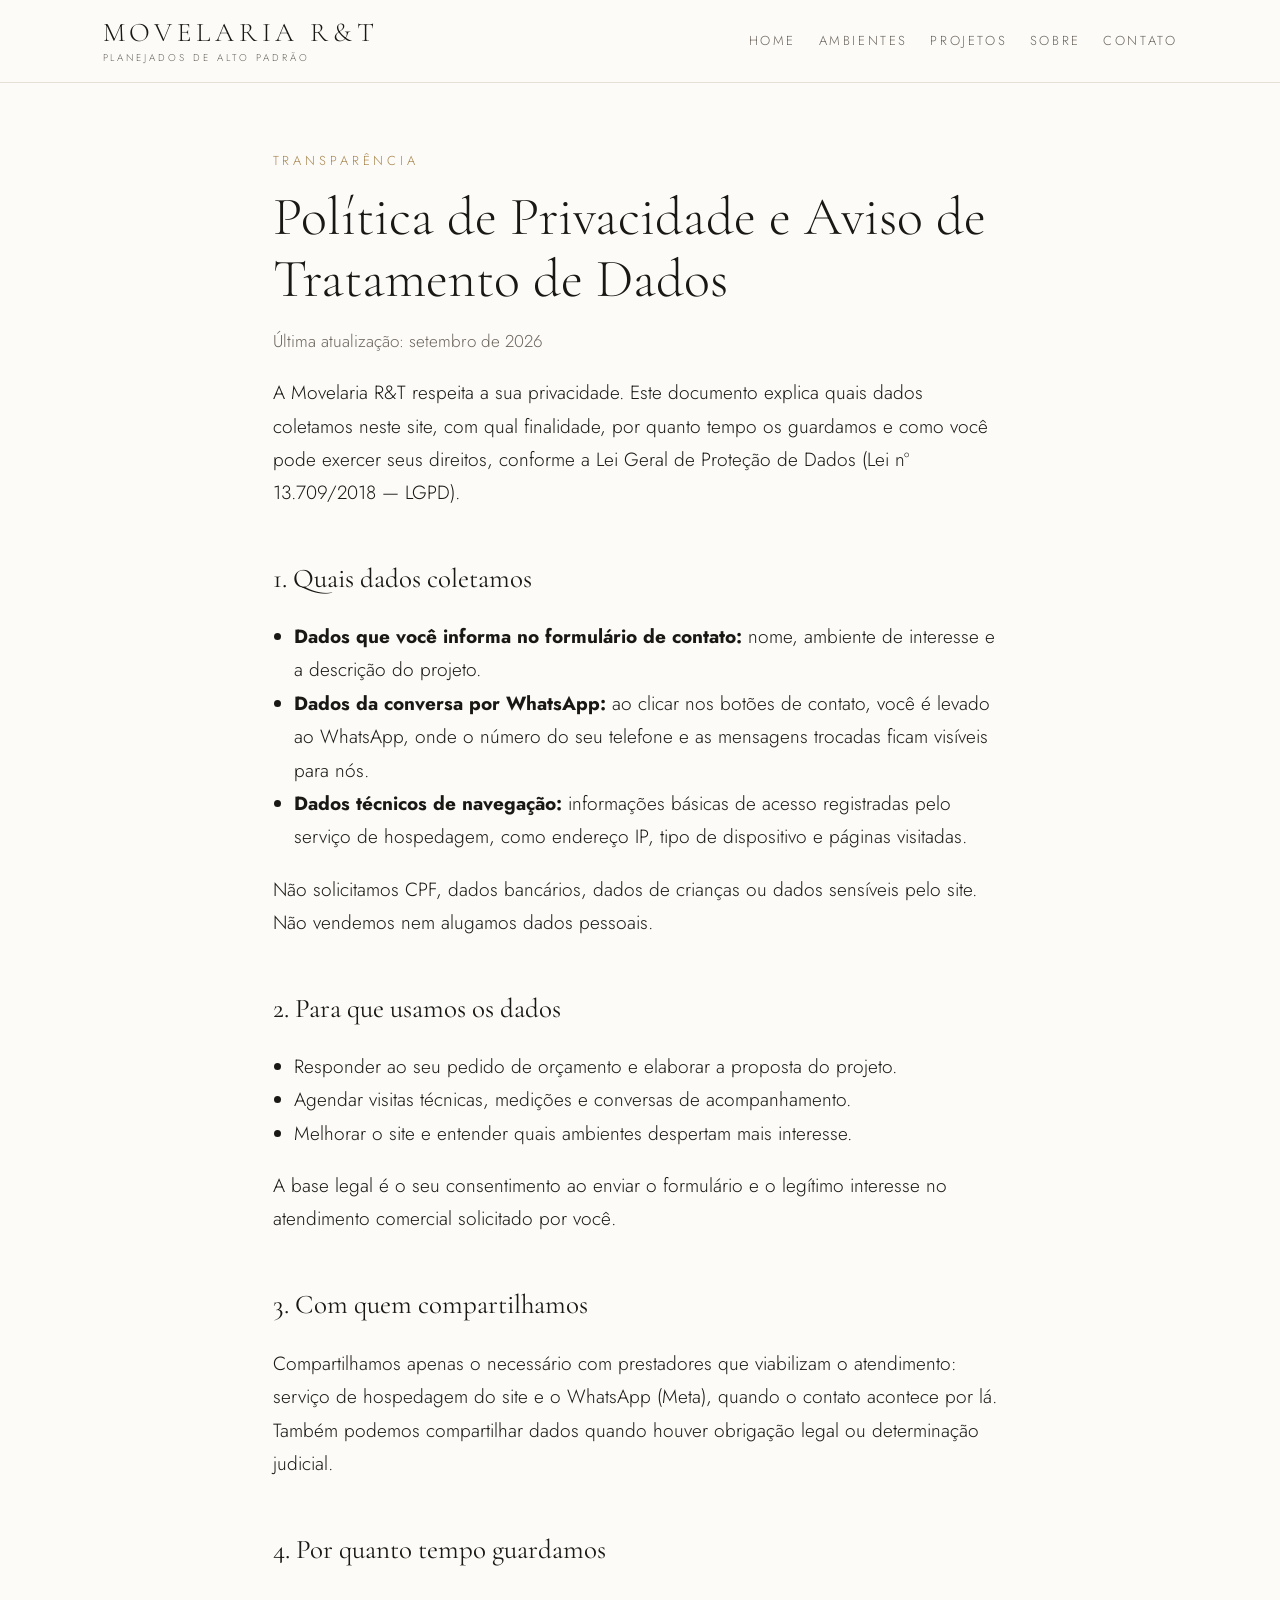
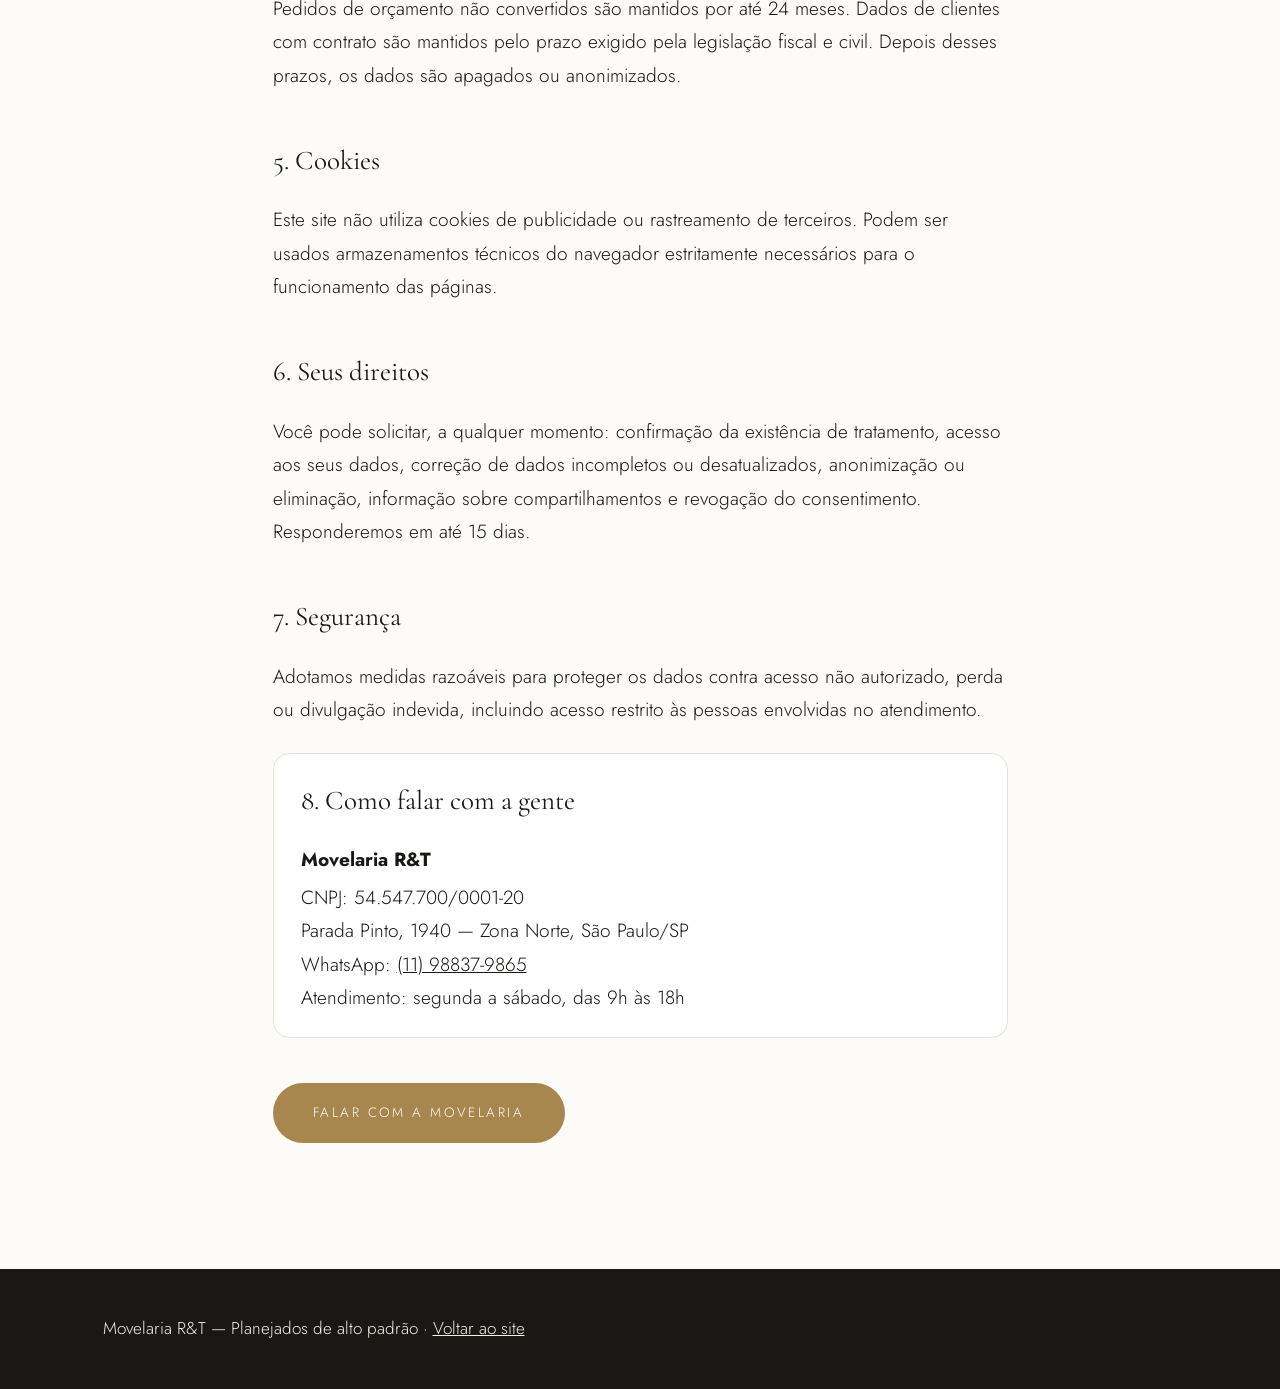
<file: movelaria/privacidade/index.html>
<!DOCTYPE html>
<html lang="pt-BR">
  <head>
    <meta charset="utf-8" />
    <meta name="viewport" content="width=device-width, initial-scale=1" />
    <title>Política de Privacidade | Movelaria R&amp;T</title>
    <meta
      name="description"
      content="Política de privacidade e aviso de tratamento de dados da Movelaria R&T, conforme a Lei Geral de Proteção de Dados (LGPD)."
    />
    <meta property="og:type" content="article" />
    <meta property="og:title" content="Política de Privacidade | Movelaria R&amp;T" />
    <meta
      property="og:description"
      content="Como a Movelaria R&T coleta, usa e protege os dados enviados pelo site."
    />
    <meta property="og:url" content="https://www.movelariaret.com.br/privacidade/" />
    <meta property="og:image" content="https://www.movelariaret.com.br/og/og-home.jpg" />
    <meta property="og:image:width" content="1200" />
    <meta property="og:image:height" content="630" />
    <meta name="twitter:card" content="summary_large_image" />
    <meta name="twitter:image" content="https://www.movelariaret.com.br/og/og-home.jpg" />
    <link rel="canonical" href="https://www.movelariaret.com.br/privacidade/" />
    <link rel="icon" href="/favicon.ico" type="image/x-icon" />
    <link rel="preconnect" href="https://fonts.googleapis.com" />
    <link rel="preconnect" href="https://fonts.gstatic.com" crossorigin="anonymous" />
    <link
      rel="stylesheet"
      href="https://fonts.googleapis.com/css2?family=Cormorant+Garamond:wght@300;400;500&family=Jost:wght@300;400;500&display=swap"
    />
    <style>
      :root {
        --ink: #1a1815;
        --paper: #fcfbf8;
        --gold: #a8874f;
        --muted: #6b655c;
        --border: #e5e0d6;
      }
      * {
        box-sizing: border-box;
      }
      html {
        font-size: 18px;
      }
      body {
        margin: 0;
        background: var(--paper);
        color: var(--ink);
        font-family: "Jost", system-ui, sans-serif;
        font-weight: 300;
        line-height: 1.75;
      }
      a {
        color: inherit;
      }
      header.site {
        position: sticky;
        top: 0;
        z-index: 50;
        background: rgba(252, 251, 248, 0.94);
        backdrop-filter: blur(6px);
        border-bottom: 1px solid var(--border);
      }
      .bar {
        max-width: 1120px;
        margin: 0 auto;
        padding: 1rem 1.25rem;
        display: flex;
        flex-direction: column;
        gap: 0.75rem;
      }
      .brand {
        display: flex;
        flex-direction: column;
        text-decoration: none;
        line-height: 1.1;
      }
      .brand b {
        font-family: "Cormorant Garamond", serif;
        font-weight: 300;
        font-size: 1.5rem;
        letter-spacing: 0.18em;
        text-transform: uppercase;
      }
      .brand small {
        margin-top: 0.3rem;
        font-size: 0.55rem;
        letter-spacing: 0.3em;
        text-transform: uppercase;
        color: var(--muted);
      }
      nav.links {
        display: flex;
        gap: 1.25rem;
        overflow-x: auto;
        scrollbar-width: none;
      }
      nav.links::-webkit-scrollbar {
        display: none;
      }
      nav.links a {
        white-space: nowrap;
        font-size: 13px;
        letter-spacing: 0.2em;
        text-transform: uppercase;
        text-decoration: none;
        color: var(--muted);
      }
      nav.links a:hover {
        color: var(--gold);
      }
      main {
        max-width: 780px;
        margin: 0 auto;
        padding: 3rem 1.25rem 4rem;
      }
      .eyebrow {
        font-size: 0.6rem;
        letter-spacing: 0.3em;
        text-transform: uppercase;
        color: var(--gold);
      }
      h1 {
        font-family: "Cormorant Garamond", serif;
        font-weight: 300;
        font-size: clamp(2rem, 6vw, 3rem);
        line-height: 1.15;
        margin: 0.75rem 0 0.5rem;
      }
      h2 {
        font-family: "Cormorant Garamond", serif;
        font-weight: 400;
        font-size: 1.5rem;
        margin: 2.5rem 0 0.5rem;
      }
      p,
      li {
        font-size: 1rem;
      }
      ul {
        padding-left: 1.2rem;
      }
      .updated {
        color: var(--muted);
        font-size: 0.85rem;
      }
      .card {
        border: 1px solid var(--border);
        border-radius: 0.9rem;
        padding: 1.25rem 1.5rem;
        background: #fff;
        margin-top: 1.5rem;
      }
      .cta {
        display: inline-block;
        margin-top: 2.5rem;
        background: var(--gold);
        color: #fff;
        text-decoration: none;
        padding: 1rem 2.25rem;
        border-radius: 999px;
        font-size: 0.75rem;
        letter-spacing: 0.18em;
        text-transform: uppercase;
      }
      footer.site {
        background: var(--ink);
        color: #f3efe8;
        margin-top: 3rem;
      }
      footer.site div {
        max-width: 1120px;
        margin: 0 auto;
        padding: 2.5rem 1.25rem;
        font-size: 0.85rem;
      }
      footer.site a {
        color: #f3efe8;
      }
      @media (min-width: 720px) {
        .bar {
          flex-direction: row;
          align-items: center;
          justify-content: space-between;
        }
      }
    
    p, li { font-size: 1.06rem; }
    .eyebrow { font-size: 0.72rem; }
    .updated, footer.site div { font-size: 0.95rem; }
  </style>
  </head>
  <body>
    <header class="site">
      <div class="bar">
        <a class="brand" href="/"
          ><b>Movelaria R&amp;T</b><small>Planejados de alto padrão</small></a
        >
        <nav class="links">
          <a href="/">Home</a>
          <a href="/ambientes">Ambientes</a>
          <a href="/projetos">Projetos</a>
          <a href="/sobre">Sobre</a>
          <a href="/contato">Contato</a>
        </nav>
      </div>
    </header>

    <main>
      <p class="eyebrow">Transparência</p>
      <h1>Política de Privacidade e Aviso de Tratamento de Dados</h1>
      <p class="updated">Última atualização: setembro de 2026</p>

      <p>
        A Movelaria R&amp;T respeita a sua privacidade. Este documento explica quais dados
        coletamos neste site, com qual finalidade, por quanto tempo os guardamos e como você pode
        exercer seus direitos, conforme a Lei Geral de Proteção de Dados (Lei nº 13.709/2018 —
        LGPD).
      </p>

      <h2>1. Quais dados coletamos</h2>
      <ul>
        <li>
          <strong>Dados que você informa no formulário de contato:</strong> nome, ambiente de
          interesse e a descrição do projeto.
        </li>
        <li>
          <strong>Dados da conversa por WhatsApp:</strong> ao clicar nos botões de contato, você é
          levado ao WhatsApp, onde o número do seu telefone e as mensagens trocadas ficam visíveis
          para nós.
        </li>
        <li>
          <strong>Dados técnicos de navegação:</strong> informações básicas de acesso registradas
          pelo serviço de hospedagem, como endereço IP, tipo de dispositivo e páginas visitadas.
        </li>
      </ul>
      <p>
        Não solicitamos CPF, dados bancários, dados de crianças ou dados sensíveis pelo site. Não
        vendemos nem alugamos dados pessoais.
      </p>

      <h2>2. Para que usamos os dados</h2>
      <ul>
        <li>Responder ao seu pedido de orçamento e elaborar a proposta do projeto.</li>
        <li>Agendar visitas técnicas, medições e conversas de acompanhamento.</li>
        <li>Melhorar o site e entender quais ambientes despertam mais interesse.</li>
      </ul>
      <p>
        A base legal é o seu consentimento ao enviar o formulário e o legítimo interesse no
        atendimento comercial solicitado por você.
      </p>

      <h2>3. Com quem compartilhamos</h2>
      <p>
        Compartilhamos apenas o necessário com prestadores que viabilizam o atendimento: serviço de
        hospedagem do site e o WhatsApp (Meta), quando o contato acontece por lá. Também podemos
        compartilhar dados quando houver obrigação legal ou determinação judicial.
      </p>

      <h2>4. Por quanto tempo guardamos</h2>
      <p>
        Pedidos de orçamento não convertidos são mantidos por até 24 meses. Dados de clientes com
        contrato são mantidos pelo prazo exigido pela legislação fiscal e civil. Depois desses
        prazos, os dados são apagados ou anonimizados.
      </p>

      <h2>5. Cookies</h2>
      <p>
        Este site não utiliza cookies de publicidade ou rastreamento de terceiros. Podem ser usados
        armazenamentos técnicos do navegador estritamente necessários para o funcionamento das
        páginas.
      </p>

      <h2>6. Seus direitos</h2>
      <p>
        Você pode solicitar, a qualquer momento: confirmação da existência de tratamento, acesso aos
        seus dados, correção de dados incompletos ou desatualizados, anonimização ou eliminação,
        informação sobre compartilhamentos e revogação do consentimento. Responderemos em até 15
        dias.
      </p>

      <h2>7. Segurança</h2>
      <p>
        Adotamos medidas razoáveis para proteger os dados contra acesso não autorizado, perda ou
        divulgação indevida, incluindo acesso restrito às pessoas envolvidas no atendimento.
      </p>

      <div class="card">
        <h2 style="margin-top: 0">8. Como falar com a gente</h2>
        <p style="margin-bottom: 0.25rem"><strong>Movelaria R&amp;T</strong></p><p style="margin: 0">CNPJ: 54.547.700/0001-20</p>
        <p style="margin: 0">Parada Pinto, 1940 — Zona Norte, São Paulo/SP</p>
        <p style="margin: 0">
          WhatsApp:
          <a href="https://wa.me/5511988379865" target="_blank" rel="noopener noreferrer"
            >(11) 98837-9865</a
          >
        </p>
        <p style="margin: 0">Atendimento: segunda a sábado, das 9h às 18h</p>
      </div>

      <a
        class="cta"
        href="https://wa.me/5511988379865?text=Ol%C3%A1!%20Tenho%20uma%20d%C3%BAvida%20sobre%20privacidade%20de%20dados."
        target="_blank"
        rel="noopener noreferrer"
        >Falar com a Movelaria</a
      >
    </main>

    <footer class="site">
      <div>
        Movelaria R&amp;T — Planejados de alto padrão · <a href="/">Voltar ao site</a>
      </div>
    </footer>
  </body>
</html>
</file>
